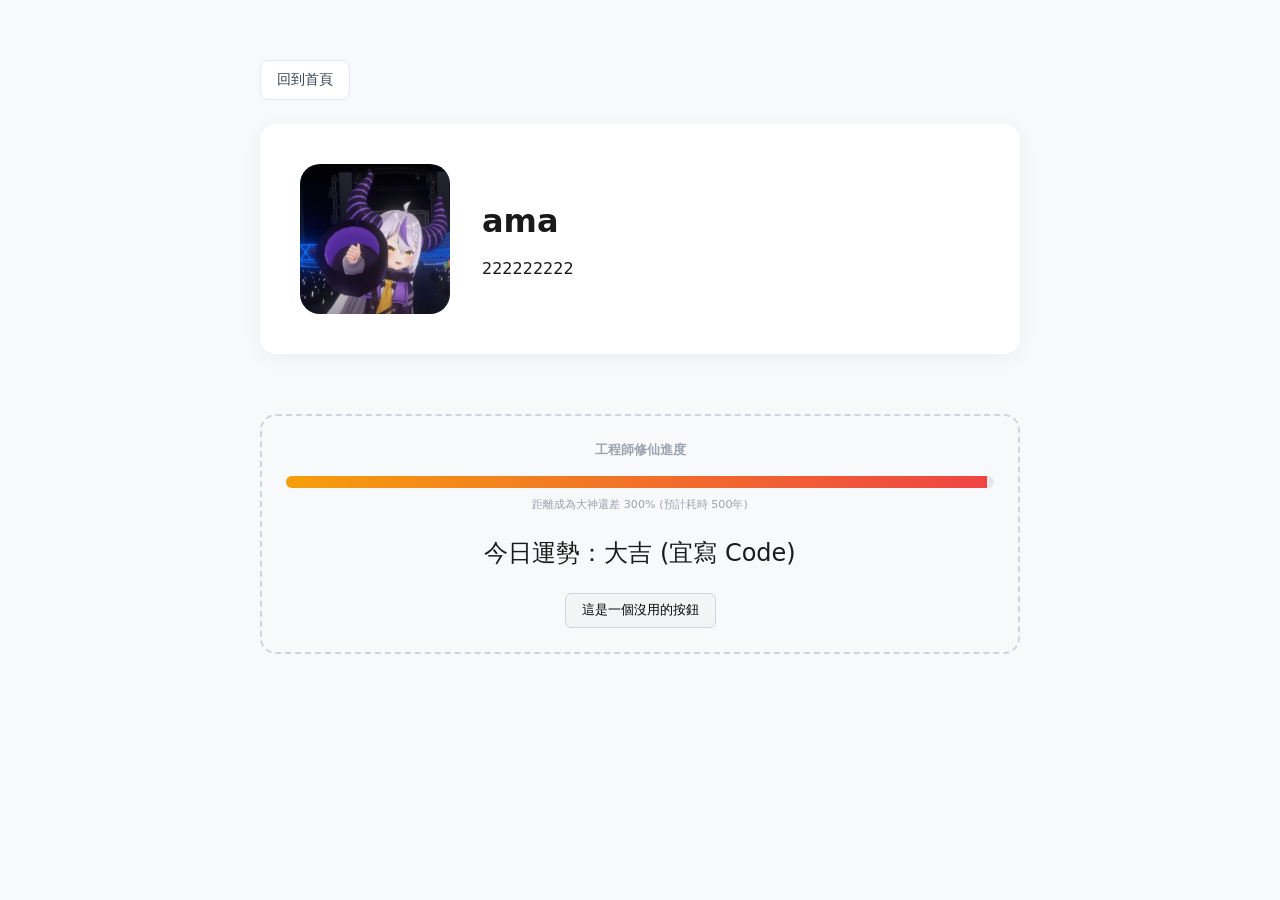
<file: profiles/ama.html>
<!DOCTYPE html>
<html lang="zh-Hant">
<head>
  <meta charset="UTF-8">
  <title>個人頁面模板</title>
  <link rel="icon" type="image/svg+xml" href="../assets/favicon.svg">
  <link rel="stylesheet" href="../css/styles.css">
</head>
<body class="profile-page">

  <a href="../index.html" class="back-btn">回到首頁</a>

  <!-- 個人頁面的大標題與內容 -->
  <header class="profile-header">
    <img class="avatar" src="../assets/photos/good.jpg" alt="頭像">
    <div class="profile-info">
      <h1>ama</h1>
      <p>222222222</p>
    </div>
  </header>

  <!-- 有趣但沒意義的小東西 -->
  <section class="useless-box">
    <h4>工程師修仙進度</h4>
    <div class="progress-container">
      <div class="progress-bar"></div>
    </div>
    <p style="font-size: 0.7rem; color: #9CA3AF;">距離成為大神還差 300% (預計耗時 500年)</p>

    <div class="luck-card" title="點擊重新整理獲取新運勢">
      今日運勢：<span>大吉 (宜寫 Code)</span>
    </div>

    <button class="boring-btn" onclick="alert('都說沒用了你還點！')">這是一個沒用的按鈕</button>
  </section>

</body>
</html>
</file>
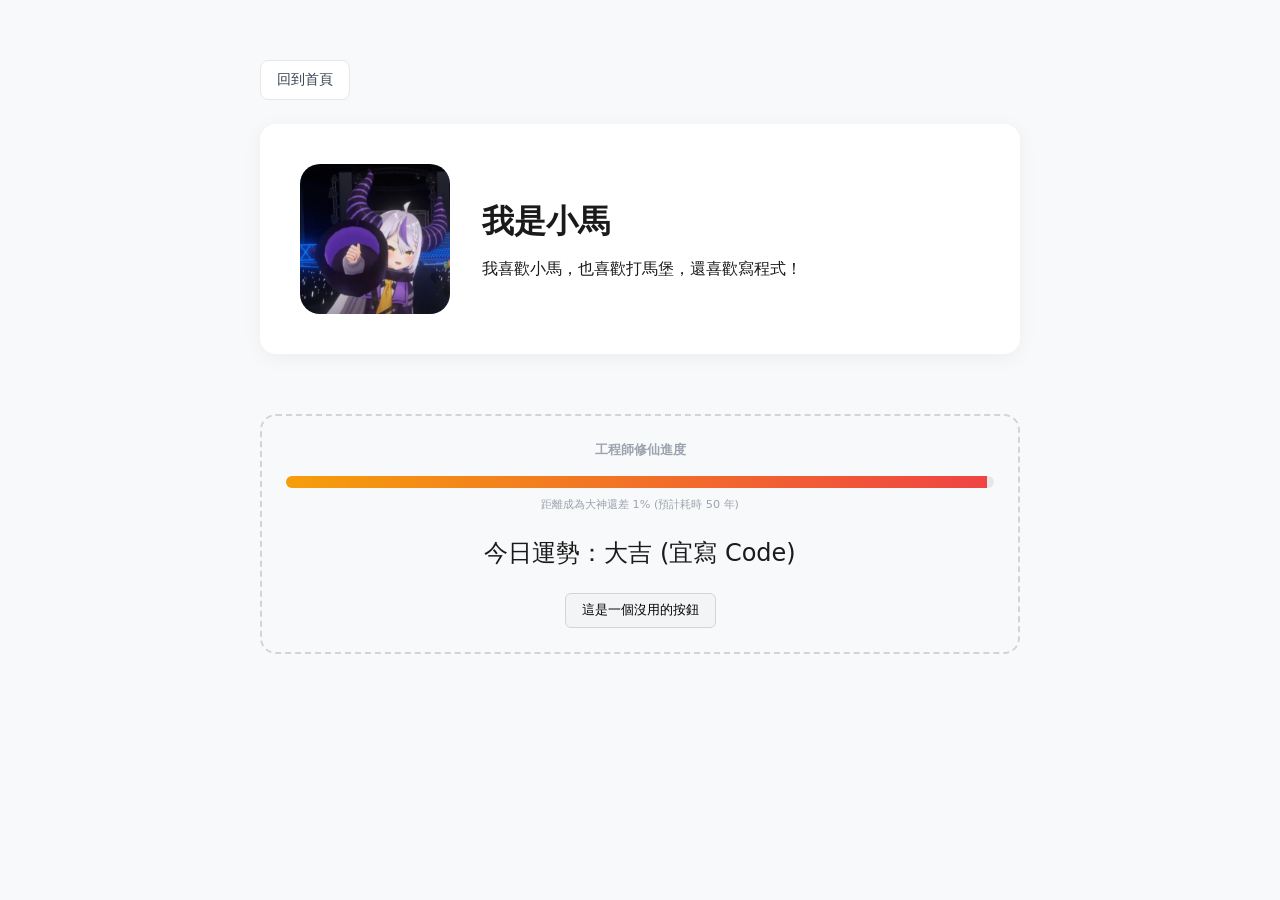
<file: profiles/arthur.html>
<!DOCTYPE html>
<html lang="zh-Hant">
<head>
  <meta charset="UTF-8">
  <title>個人頁面模板</title>
  <link rel="stylesheet" href="../css/styles.css">
</head>
<body class="profile-page">

  <a href="../index.html" class="back-btn">回到首頁</a>

  <!-- 個人頁面的大標題與內容 -->
  <header class="profile-header">
    <img class="avatar" src="../assets/photos/good.jpg" alt="頭像">
    <div class="profile-info">
      <h1>我是小馬</h1>
      <p>我喜歡小馬，也喜歡打馬堡，還喜歡寫程式！</p>
    </div>
  </header>

  <!-- 有趣但沒意義的小東西 -->
  <section class="useless-box">
    <h4>工程師修仙進度</h4>
    <div class="progress-container">
      <div class="progress-bar"></div>
    </div>
    <p style="font-size: 0.7rem; color: #9CA3AF;">距離成為大神還差 1% (預計耗時 50 年)</p>

    <div class="luck-card" title="點擊重新整理獲取新運勢">
      今日運勢：<span>大吉 (宜寫 Code)</span>
    </div>

    <button class="boring-btn" onclick="alert('都說沒用了你還點！')">這是一個沒用的按鈕</button>
  </section>

</body>
</html>
</file>
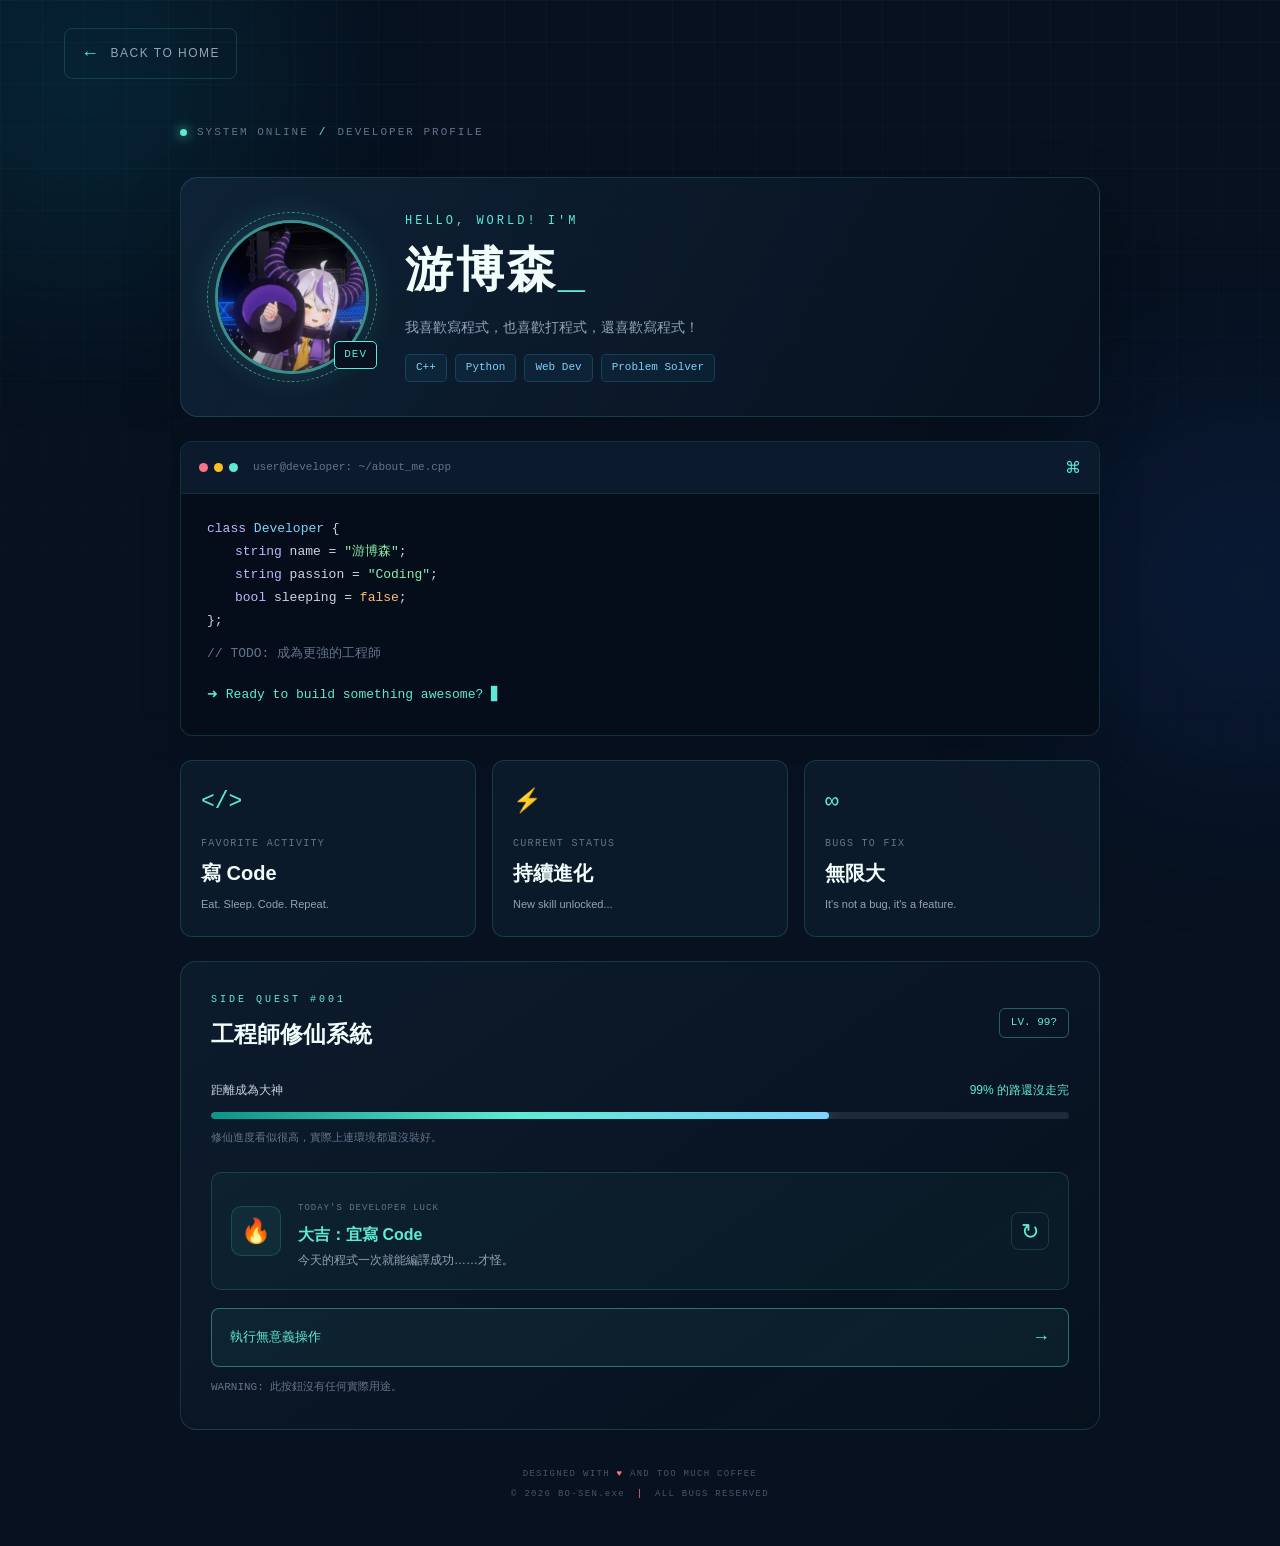
<file: profiles/bosenda.html>
<!DOCTYPE html>
<html lang="zh-Hant">
<head>
  <meta charset="UTF-8">
  <meta name="viewport" content="width=device-width, initial-scale=1.0">
  <meta name="theme-color" content="#07111f">
  <title>游博森 | Developer Profile</title>
  <link rel="icon" type="image/svg+xml" href="../assets/favicon.svg">
</head>
<style>
    
/* ===== Global ===== */
:root {
  --bg: #07111f;
  --panel: rgba(13, 29, 46, 0.82);
  --panel-light: #102438;
  --cyan: #5eead4;
  --blue: #38bdf8;
  --text: #f0fdfa;
  --muted: #94a3b8;
  --border: rgba(94, 234, 212, 0.16);
}

* {
  box-sizing: border-box;
}

body.profile-page {
  margin: 0;
  min-height: 100vh;
  overflow-x: hidden;
  position: relative;
  background: var(--bg);
  color: var(--text);
  font-family:
    "Inter", "Noto Sans TC", "Microsoft JhengHei", sans-serif;
  line-height: 1.6;
}

button,
a {
  -webkit-tap-highlight-color: transparent;
}

button {
  font: inherit;
}

::selection {
  background: var(--cyan);
  color: var(--bg);
}

/* ===== Background ===== */
.bg-grid {
  position: fixed;
  inset: 0;
  pointer-events: none;
  z-index: 0;
  background-image:
    linear-gradient(rgba(94, 234, 212, 0.035) 1px, transparent 1px),
    linear-gradient(90deg, rgba(94, 234, 212, 0.035) 1px, transparent 1px);
  background-size: 42px 42px;
  mask-image: linear-gradient(to bottom, black, transparent 90%);
}

.glow {
  position: fixed;
  width: 360px;
  height: 360px;
  border-radius: 50%;
  filter: blur(110px);
  opacity: 0.13;
  pointer-events: none;
  z-index: 0;
}

.glow-one {
  top: -100px;
  left: -100px;
  background: #06b6d4;
}

.glow-two {
  right: -150px;
  top: 45%;
  background: #2563eb;
}

/* ===== Back Button ===== */
.back-btn {
  position: relative;
  z-index: 2;
  display: inline-flex;
  align-items: center;
  gap: 10px;
  margin: 28px 0 0 5%;
  padding: 10px 16px;
  border: 1px solid var(--border);
  border-radius: 8px;
  color: var(--muted);
  text-decoration: none;
  font-size: 12px;
  letter-spacing: 1.5px;
  transition: 0.25s ease;
}

.back-btn span {
  color: var(--cyan);
  font-size: 18px;
}

.back-btn:hover {
  color: var(--cyan);
  border-color: var(--cyan);
  background: rgba(94, 234, 212, 0.06);
  transform: translateX(-3px);
}

/* ===== Main Layout ===== */
.profile-wrapper {
  position: relative;
  z-index: 1;
  width: min(920px, 90%);
  margin: 45px auto 0;
  animation: fade-in 0.8s ease both;
}

.top-label {
  display: flex;
  align-items: center;
  gap: 10px;
  margin-bottom: 36px;
  color: #64748b;
  font-family: monospace;
  font-size: 11px;
  letter-spacing: 2px;
}

.status-dot {
  width: 7px;
  height: 7px;
  border-radius: 50%;
  background: var(--cyan);
  box-shadow: 0 0 12px var(--cyan);
  animation: pulse 2s infinite;
}

.label-divider {
  color: var(--cyan);
}

/* ===== Profile Header ===== */
.profile-header {
  display: flex;
  align-items: center;
  gap: 36px;
  padding: 34px;
  border: 1px solid var(--border);
  border-radius: 18px;
  background: linear-gradient(
    120deg,
    rgba(16, 36, 56, 0.9),
    rgba(7, 17, 31, 0.8)
  );
  box-shadow: 0 20px 60px rgba(0, 0, 0, 0.18);
}

.avatar-wrapper {
  position: relative;
  flex-shrink: 0;
  width: 154px;
  height: 154px;
  display: grid;
  place-items: center;
}

.avatar-ring {
  position: absolute;
  inset: -8px;
  border: 1px dashed rgba(94, 234, 212, 0.55);
  border-radius: 50%;
  animation: ring-rotate 18s linear infinite;
}

.avatar {
  width: 100%;
  height: 100%;
  object-fit: cover;
  border: 3px solid rgba(94, 234, 212, 0.55);
  border-radius: 50%;
  background: var(--panel-light);
  box-shadow: 0 0 35px rgba(94, 234, 212, 0.16);
}

.avatar-badge {
  position: absolute;
  right: -8px;
  bottom: 5px;
  padding: 4px 9px;
  border: 1px solid var(--cyan);
  border-radius: 5px;
  background: var(--bg);
  color: var(--cyan);
  font-family: monospace;
  font-size: 11px;
  letter-spacing: 1px;
}

.profile-info {
  min-width: 0;
}

.eyebrow {
  margin: 0 0 8px;
  color: var(--cyan);
  font-family: monospace;
  font-size: 12px;
  letter-spacing: 3px;
}

.profile-info h1 {
  margin: 0;
  font-size: clamp(32px, 5vw, 48px);
  line-height: 1.25;
  letter-spacing: 3px;
}

.cursor {
  color: var(--cyan);
  animation: blink 1s step-end infinite;
}

.profile-description {
  margin: 16px 0;
  color: var(--muted);
  font-size: 14px;
}

.tag-list {
  display: flex;
  flex-wrap: wrap;
  gap: 8px;
}

.tag {
  padding: 4px 10px;
  border: 1px solid rgba(56, 189, 248, 0.2);
  border-radius: 5px;
  background: rgba(56, 189, 248, 0.06);
  color: #7dd3fc;
  font-family: monospace;
  font-size: 11px;
  transition: 0.2s ease;
}

.tag:hover {
  border-color: var(--cyan);
  color: var(--cyan);
  transform: translateY(-2px);
}

/* ===== Terminal ===== */
.terminal-card {
  margin-top: 24px;
  overflow: hidden;
  border: 1px solid var(--border);
  border-radius: 12px;
  background: rgba(5, 14, 25, 0.9);
  box-shadow: 0 15px 45px rgba(0, 0, 0, 0.12);
}

.terminal-header {
  display: flex;
  align-items: center;
  gap: 15px;
  padding: 13px 18px;
  border-bottom: 1px solid rgba(148, 163, 184, 0.1);
  background: rgba(16, 36, 56, 0.65);
}

.terminal-dots {
  display: flex;
  gap: 6px;
}

.terminal-dots span {
  width: 9px;
  height: 9px;
  border-radius: 50%;
}

.terminal-dots span:nth-child(1) {
  background: #fb7185;
}

.terminal-dots span:nth-child(2) {
  background: #fbbf24;
}

.terminal-dots span:nth-child(3) {
  background: #5eead4;
}

.terminal-title {
  flex: 1;
  color: #64748b;
  font-family: monospace;
  font-size: 11px;
}

.terminal-icon {
  color: var(--cyan);
}

.terminal-body {
  padding: 22px 26px 26px;
  color: #cbd5e1;
  font-family: "Consolas", "Courier New", monospace;
  font-size: 13px;
  line-height: 1.45;
}

.terminal-body p {
  margin: 4px 0;
}

.indent {
  padding-left: 28px;
}

.code-purple {
  color: #c4b5fd;
}

.code-blue {
  color: #7dd3fc;
}

.code-green {
  color: #86efac;
}

.code-orange {
  color: #fdba74;
}

.terminal-comment {
  margin-top: 15px !important;
  color: #64748b;
}

.terminal-prompt {
  margin-top: 22px !important;
  color: var(--cyan);
}

/* ===== Stats ===== */
.stats-grid {
  display: grid;
  grid-template-columns: repeat(3, minmax(0, 1fr));
  gap: 16px;
  margin-top: 24px;
}

.stat-card {
  padding: 23px 20px;
  border: 1px solid var(--border);
  border-radius: 12px;
  background: var(--panel);
  transition: border-color 0.25s, transform 0.25s;
}

.stat-card:hover {
  transform: translateY(-5px);
  border-color: rgba(94, 234, 212, 0.5);
}

.stat-icon {
  color: var(--cyan);
  font-family: monospace;
  font-size: 23px;
}

.stat-label {
  margin: 15px 0 4px;
  color: #64748b;
  font-family: monospace;
  font-size: 10px;
  letter-spacing: 1.3px;
}

.stat-card h2 {
  margin: 5px 0;
  font-size: 20px;
}

.stat-note {
  margin: 7px 0 0;
  color: var(--muted);
  font-size: 11px;
}

/* ===== Useless Box ===== */
.useless-box {
  margin-top: 24px;
  padding: 30px;
  border: 1px solid var(--border);
  border-radius: 16px;
  background: linear-gradient(
    145deg,
    rgba(13, 29, 46, 0.95),
    rgba(7, 17, 31, 0.94)
  );
}

.section-heading {
  display: flex;
  align-items: center;
  justify-content: space-between;
  gap: 12px;
}

.section-heading .eyebrow {
  font-size: 10px;
}

.section-heading h2 {
  margin: 0;
  font-size: 23px;
}

.level-badge {
  padding: 5px 11px;
  border: 1px solid rgba(94, 234, 212, 0.35);
  border-radius: 6px;
  color: var(--cyan);
  font-family: monospace;
  font-size: 11px;
}

.progress-info {
  display: flex;
  justify-content: space-between;
  gap: 12px;
  margin-top: 28px;
  color: #cbd5e1;
  font-size: 12px;
}

.progress-number {
  color: var(--cyan);
}

.progress-container {
  height: 7px;
  margin-top: 12px;
  overflow: hidden;
  border-radius: 20px;
  background: #1e293b;
}

.progress-bar {
  width: 0;
  height: 100%;
  border-radius: inherit;
  background: linear-gradient(90deg, #0d9488, #5eead4, #7dd3fc);
  box-shadow: 0 0 15px rgba(94, 234, 212, 0.35);
  animation: load-progress 1.8s 0.3s ease-out forwards;
}

.small-note {
  margin: 10px 0 25px;
  color: #64748b;
  font-size: 11px;
}

/* ===== Fortune Card ===== */
.luck-card {
  display: flex;
  align-items: center;
  gap: 17px;
  padding: 19px;
  border: 1px solid rgba(94, 234, 212, 0.17);
  border-radius: 10px;
  background: rgba(94, 234, 212, 0.035);
}

.luck-icon {
  display: grid;
  width: 50px;
  height: 50px;
  flex-shrink: 0;
  place-items: center;
  border: 1px solid var(--border);
  border-radius: 10px;
  background: rgba(94, 234, 212, 0.06);
  font-size: 24px;
}

.luck-content {
  flex: 1;
  min-width: 0;
}

.luck-label {
  color: #64748b;
  font-family: monospace;
  font-size: 9px;
  letter-spacing: 1px;
}

.luck-content h3 {
  margin: 4px 0;
  color: var(--cyan);
  font-size: 16px;
}

.luck-content p {
  margin: 0;
  color: var(--muted);
  font-size: 12px;
}

.refresh-btn {
  display: grid;
  width: 38px;
  height: 38px;
  flex-shrink: 0;
  place-items: center;
  border: 1px solid var(--border);
  border-radius: 8px;
  background: transparent;
  color: var(--cyan);
  cursor: pointer;
  font-size: 22px;
  transition: background 0.2s;
}

.refresh-btn:hover {
  background: rgba(94, 234, 212, 0.1);
}

.spinning {
  animation: spin 0.45s ease;
}

/* ===== Button ===== */
.boring-btn {
  display: flex;
  width: 100%;
  align-items: center;
  justify-content: space-between;
  margin-top: 18px;
  padding: 14px 18px;
  border: 1px solid rgba(94, 234, 212, 0.4);
  border-radius: 8px;
  background: rgba(94, 234, 212, 0.06);
  color: var(--cyan);
  cursor: pointer;
  font-size: 13px;
  transition: 0.25s ease;
}

.boring-btn:hover {
  border-color: var(--cyan);
  background: rgba(94, 234, 212, 0.12);
  box-shadow: 0 0 24px rgba(94, 234, 212, 0.08);
}

.button-arrow {
  font-size: 18px;
  transition: transform 0.2s;
}

.boring-btn:hover .button-arrow {
  transform: translateX(5px);
}

.button-clicked {
  animation: button-shake 0.25s ease;
}

.button-result {
  min-height: 20px;
  margin: 12px 0 0;
  color: #64748b;
  font-family: monospace;
  font-size: 11px;
}

/* ===== Footer ===== */
.profile-footer {
  padding: 32px 0 40px;
  text-align: center;
  color: #475569;
  font-family: monospace;
  font-size: 9px;
  letter-spacing: 1.3px;
}

.profile-footer p {
  margin: 5px 0;
}

.profile-footer span:first-child {
  color: #fb7185;
}

.footer-divider {
  padding: 0 5px;
  color: #334155;
}

/* ===== Animations ===== */
@keyframes fade-in {
  from {
    opacity: 0;
    transform: translateY(14px);
  }
  to {
    opacity: 1;
    transform: translateY(0);
  }
}

@keyframes pulse {
  50% {
    opacity: 0.4;
    box-shadow: 0 0 4px var(--cyan);
  }
}

@keyframes blink {
  50% {
    opacity: 0;
  }
}

@keyframes ring-rotate {
  to {
    transform: rotate(360deg);
  }
}

@keyframes load-progress {
  to {
    width: 72%;
  }
}

@keyframes spin {
  to {
    transform: rotate(360deg);
  }
}

@keyframes button-shake {
  25% {
    transform: translateX(-3px);
  }
  75% {
    transform: translateX(3px);
  }
}

/* ===== Mobile ===== */
@media (max-width: 640px) {
  .back-btn {
    margin-top: 18px;
    margin-left: 5%;
  }

  .profile-wrapper {
    margin-top: 30px;
  }

  .top-label {
    flex-wrap: wrap;
    gap: 7px;
    margin-bottom: 24px;
    font-size: 9px;
  }

  .profile-header {
    flex-direction: column;
    align-items: flex-start;
    gap: 28px;
    padding: 26px 22px;
  }

  .avatar-wrapper {
    width: 112px;
    height: 112px;
  }

  .profile-info h1 {
    font-size: 34px;
  }

  .profile-description {
    line-height: 1.8;
  }

  .stats-grid {
    grid-template-columns: 1fr;
    gap: 12px;
  }

  .stat-card {
    display: grid;
    grid-template-columns: 40px 1fr;
    column-gap: 10px;
    padding: 16px;
  }

  .stat-icon {
    grid-row: span 3;
    align-self: center;
  }

  .stat-label {
    margin: 0;
  }

  .stat-card h2 {
    font-size: 17px;
  }

  .stat-note {
    margin-top: 2px;
  }

  .useless-box {
    padding: 22px 18px;
  }

  .section-heading h2 {
    font-size: 20px;
  }

  .progress-info {
    flex-wrap: wrap;
  }

  .luck-card {
    gap: 11px;
    padding: 14px 11px;
  }

  .luck-icon {
    width: 40px;
    height: 40px;
    font-size: 20px;
  }

  .luck-content h3 {
    font-size: 14px;
  }

  .luck-content p {
    line-height: 1.6;
  }

  .terminal-body {
    padding: 20px 15px;
    font-size: 11px;
    overflow-x: auto;
  }

  .terminal-prompt {
    overflow-wrap: anywhere;
  }
}

/* Respect reduced motion preferences */
@media (prefers-reduced-motion: reduce) {
  *,
  *::before,
  *::after {
    animation-duration: 0.01ms !important;
    animation-iteration-count: 1 !important;
    scroll-behavior: auto !important;
    transition-duration: 0.01ms !important;
  }
}

</style>

<body class="profile-page">

  <div class="bg-grid"></div>
  <div class="glow glow-one"></div>
  <div class="glow glow-two"></div>

  <a href="../index.html" class="back-btn">
    <span>←</span> BACK TO HOME
  </a>

  <main class="profile-wrapper">

    <div class="top-label">
      <span class="status-dot"></span>
      SYSTEM ONLINE
      <span class="label-divider">/</span>
      DEVELOPER PROFILE
    </div>

    <header class="profile-header">

      <div class="avatar-wrapper">
        <div class="avatar-ring"></div>
        <img class="avatar" src="../assets/photos/good.jpg" alt="游博森的頭像">
        <span class="avatar-badge">DEV</span>
      </div>

      <div class="profile-info">
        <p class="eyebrow">HELLO, WORLD! I'M</p>
        <h1>游博森<span class="cursor">_</span></h1>
        <p class="profile-description">
          我喜歡寫程式，也喜歡打程式，還喜歡寫程式！
        </p>

        <div class="tag-list">
          <span class="tag">C++</span>
          <span class="tag">Python</span>
          <span class="tag">Web Dev</span>
          <span class="tag">Problem Solver</span>
        </div>
      </div>

    </header>

    <section class="terminal-card">
      <div class="terminal-header">
        <div class="terminal-dots">
          <span></span><span></span><span></span>
        </div>
        <span class="terminal-title">user@developer: ~/about_me.cpp</span>
        <span class="terminal-icon">⌘</span>
      </div>

      <div class="terminal-body">
        <p><span class="code-purple">class</span>
          <span class="code-blue">Developer</span> {</p>
        <p class="indent">
          <span class="code-purple">string</span> name =
          <span class="code-green">"游博森"</span>;
        </p>
        <p class="indent">
          <span class="code-purple">string</span> passion =
          <span class="code-green">"Coding"</span>;
        </p>
        <p class="indent">
          <span class="code-purple">bool</span> sleeping =
          <span class="code-orange">false</span>;
        </p>
        <p>};</p>
        <p class="terminal-comment">
          // TODO: 成為更強的工程師
        </p>
        <p class="terminal-prompt">
          <span>➜</span> Ready to build something awesome?
          <span class="cursor">▋</span>
        </p>
      </div>
    </section>

    <section class="stats-grid">
      <article class="stat-card">
        <span class="stat-icon">&lt;/&gt;</span>
        <p class="stat-label">FAVORITE ACTIVITY</p>
        <h2>寫 Code</h2>
        <p class="stat-note">Eat. Sleep. Code. Repeat.</p>
      </article>

      <article class="stat-card">
        <span class="stat-icon">⚡</span>
        <p class="stat-label">CURRENT STATUS</p>
        <h2>持續進化</h2>
        <p class="stat-note">New skill unlocked...</p>
      </article>

      <article class="stat-card">
        <span class="stat-icon">∞</span>
        <p class="stat-label">BUGS TO FIX</p>
        <h2>無限大</h2>
        <p class="stat-note">It's not a bug, it's a feature.</p>
      </article>
    </section>

    <section class="useless-box">
      <div class="section-heading">
        <div>
          <p class="eyebrow">SIDE QUEST #001</p>
          <h2>工程師修仙系統</h2>
        </div>
        <span class="level-badge">LV. 99?</span>
      </div>

      <div class="progress-info">
        <span>距離成為大神</span>
        <span class="progress-number">99% 的路還沒走完</span>
      </div>

      <div class="progress-container">
        <div class="progress-bar"></div>
      </div>

      <p class="small-note">
        修仙進度看似很高，實際上連環境都還沒裝好。
      </p>

      <div class="luck-card">
        <div class="luck-icon" id="luck-icon">🔮</div>
        <div class="luck-content">
          <span class="luck-label">TODAY'S DEVELOPER LUCK</span>
          <h3 id="luck-title">今日運勢：載入中...</h3>
          <p id="luck-description">正在連接宇宙級演算法...</p>
        </div>
        <button class="refresh-btn" id="luck-refresh"
          type="button" aria-label="重新抽取運勢">↻</button>
      </div>

      <button class="boring-btn" id="useless-button" type="button">
        <span>執行無意義操作</span>
        <span class="button-arrow">→</span>
      </button>

      <p class="button-result" id="button-result" aria-live="polite">
        WARNING: 此按鈕沒有任何實際用途。
      </p>
    </section>

    <footer class="profile-footer">
      <p>DESIGNED WITH <span>♥</span> AND TOO MUCH COFFEE</p>
      <p>© 2026 BO-SEN.exe <span class="footer-divider">|</span> ALL BUGS RESERVED</p>
    </footer>

  </main>

  <script>
    const fortunes = [
      {
        icon: "🔥",
        title: "大吉：宜寫 Code",
        description: "今天的程式一次就能編譯成功……才怪。",
      },
      {
        icon: "🐛",
        title: "中吉：Bug 退散",
        description: "你找到了一個 Bug，但又創造了三個。",
      },
      {
        icon: "☕",
        title: "小吉：咖啡加倍",
        description: "今天適合重構程式，以及重構自己。",
      },
      {
        icon: "💀",
        title: "凶：不要碰 Production",
        description: "建議今天只看 Code，不要執行 Code。",
      },
      {
        icon: "⚡",
        title: "超吉：靈感爆發",
        description: "你的下一個 Side Project 又要開始了。",
      },
      {
        icon: "🧙",
        title: "仙人指路：先看錯誤訊息",
        description: "答案可能就在你忽略的第一行。",
      },
    ];

    const luckIcon = document.getElementById("luck-icon");
    const luckTitle = document.getElementById("luck-title");
    const luckDescription = document.getElementById("luck-description");
    const luckRefresh = document.getElementById("luck-refresh");

    function updateLuck() {
      const previousTitle = luckTitle.textContent;
      let fortune;

      do {
        fortune = fortunes[Math.floor(Math.random() * fortunes.length)];
      } while (fortune.title === previousTitle);

      luckIcon.textContent = fortune.icon;
      luckTitle.textContent = fortune.title;
      luckDescription.textContent = fortune.description;

      luckRefresh.classList.remove("spinning");
      void luckRefresh.offsetWidth;
      luckRefresh.classList.add("spinning");
    }

    luckRefresh.addEventListener("click", updateLuck);
    updateLuck();

    const uselessButton = document.getElementById("useless-button");
    const buttonResult = document.getElementById("button-result");

    const uselessMessages = [
      "Error 404: 意義不存在。",
      "成功消耗 0.0001 秒的人生。",
      "恭喜！你的 Bug 數量 +1。",
      "正在執行……執行了個寂寞。",
      "系統提示：你真的很閒。",
      "Achievement Unlocked: 無聊大師。",
    ];

    uselessButton.addEventListener("click", () => {
      buttonResult.textContent =
        uselessMessages[Math.floor(Math.random() * uselessMessages.length)];

      uselessButton.classList.remove("button-clicked");
      void uselessButton.offsetWidth;
      uselessButton.classList.add("button-clicked");
    });
  </script>

</body>
</html>
</file>
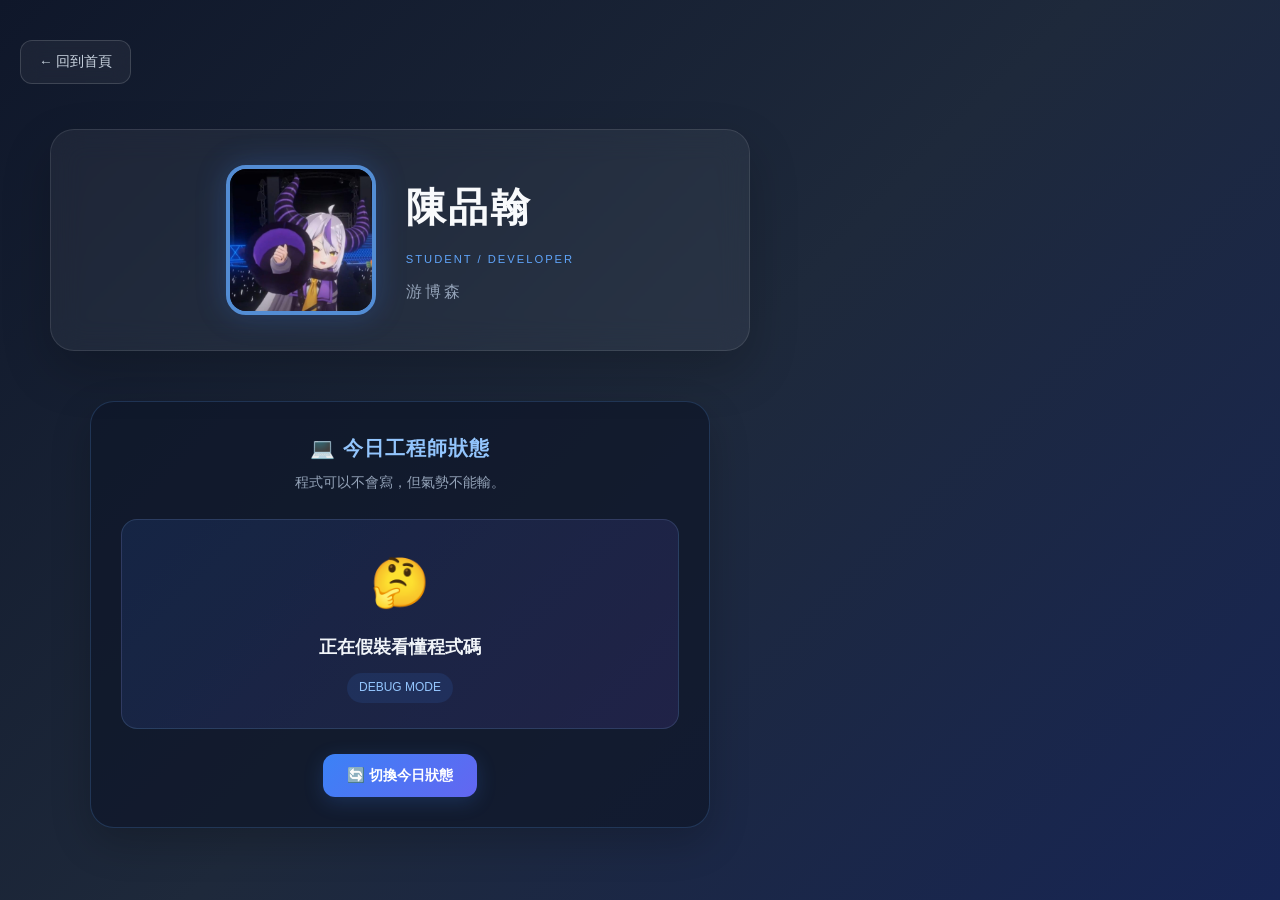
<file: profiles/danny.html>
<!DOCTYPE html>
<html lang="zh-Hant">
<head>
  <meta charset="UTF-8">
  <meta name="viewport" content="width=device-width, initial-scale=1.0">
  <title>陳品翰 | 個人頁面</title>
  <link rel="icon" type="image/svg+xml" href="../assets/favicon.svg">
  <link rel="stylesheet" href="../css/styles.css">

  <style>
    /* ===== 個人頁面整體 ===== */
    .profile-page {
      min-height: 100vh;
      margin: 0;
      padding: 40px 20px;
      box-sizing: border-box;
      background: linear-gradient(135deg, #0f172a, #1e293b, #172554);
      color: #f8fafc;
      font-family: "Noto Sans TC", sans-serif;
    }

    /* ===== 返回首頁按鈕 ===== */
    .back-btn {
      display: inline-block;
      padding: 10px 18px;
      margin-bottom: 45px;
      color: #cbd5e1;
      text-decoration: none;
      border: 1px solid rgba(255, 255, 255, 0.15);
      border-radius: 12px;
      background: rgba(255, 255, 255, 0.05);
      backdrop-filter: blur(10px);
      transition: 0.3s;
    }

    .back-btn:hover {
      color: white;
      background: #3b82f6;
      border-color: #3b82f6;
      transform: translateY(-2px);
    }

    /* ===== 個人資料區 ===== */
    .profile-header {
      display: flex;
      align-items: center;
      justify-content: center;
      gap: 30px;
      max-width: 700px;
      margin: 0 auto 50px;
      padding: 35px;
      border: 1px solid rgba(255, 255, 255, 0.1);
      border-radius: 24px;
      background: rgba(255, 255, 255, 0.05);
      box-shadow: 0 20px 50px rgba(0, 0, 0, 0.2);
      backdrop-filter: blur(15px);
    }

    .avatar {
      width: 150px;
      height: 150px;
      flex-shrink: 0;
      object-fit: cover;
      border-radius: 50%;
      border: 4px solid rgba(96, 165, 250, 0.8);
      box-shadow: 0 0 30px rgba(59, 130, 246, 0.25);
      transition: transform 0.4s;
    }

    .avatar:hover {
      transform: scale(1.06) rotate(3deg);
    }

    .profile-info h1 {
      margin: 0 0 12px;
      font-size: 2.5rem;
      font-weight: 800;
      letter-spacing: 2px;
    }

    .profile-info p {
      margin: 0;
      color: #94a3b8;
      font-size: 1rem;
      letter-spacing: 3px;
    }

    .profile-info p::before {
      content: "STUDENT / DEVELOPER";
      display: block;
      margin-bottom: 10px;
      color: #60a5fa;
      font-size: 0.7rem;
      letter-spacing: 2px;
    }

    /* ===== 新的小功能：今日工程師狀態 ===== */
    .useless-box {
      max-width: 620px;
      margin: 0 auto;
      padding: 30px;
      text-align: center;
      border: 1px solid rgba(96, 165, 250, 0.2);
      border-radius: 24px;
      background: rgba(15, 23, 42, 0.75);
      box-shadow: 0 15px 40px rgba(0, 0, 0, 0.2);
      transition: border-color 0.3s, transform 0.3s;
    }

    .useless-box:hover {
      border-color: rgba(96, 165, 250, 0.6);
      transform: translateY(-4px);
    }

    .useless-box h4 {
      margin: 0 0 8px;
      color: #93c5fd;
      font-size: 1.25rem;
      letter-spacing: 1px;
    }

    .status-subtitle {
      margin-bottom: 25px;
      color: #94a3b8;
      font-size: 0.85rem;
    }

    /* 狀態顯示卡片 */
    .status-card {
      padding: 25px 15px;
      margin-bottom: 25px;
      border-radius: 16px;
      background: linear-gradient(
        135deg,
        rgba(59, 130, 246, 0.12),
        rgba(139, 92, 246, 0.12)
      );
      border: 1px solid rgba(147, 197, 253, 0.15);
    }

    .status-emoji {
      display: block;
      margin-bottom: 12px;
      font-size: 3rem;
      animation: float 2.5s ease-in-out infinite;
    }

    .status-text {
      color: #f1f5f9;
      font-size: 1.1rem;
      font-weight: 600;
    }

    .status-label {
      display: inline-block;
      margin-top: 12px;
      padding: 5px 12px;
      color: #93c5fd;
      background: rgba(59, 130, 246, 0.12);
      border-radius: 20px;
      font-size: 0.75rem;
    }

    /* 切換狀態按鈕 */
    .boring-btn {
      padding: 12px 24px;
      color: white;
      font-size: 0.9rem;
      font-weight: 600;
      border: none;
      border-radius: 12px;
      background: linear-gradient(135deg, #3b82f6, #6366f1);
      cursor: pointer;
      box-shadow: 0 5px 20px rgba(59, 130, 246, 0.2);
      transition: 0.3s;
    }

    .boring-btn:hover {
      transform: translateY(-3px);
      box-shadow: 0 8px 25px rgba(59, 130, 246, 0.4);
    }

    .boring-btn:active {
      transform: scale(0.97);
    }

    /* 狀態切換動畫 */
    @keyframes float {
      0%, 100% {
        transform: translateY(0);
      }

      50% {
        transform: translateY(-6px);
      }
    }

    /* ===== 手機版調整 ===== */
    @media (max-width: 600px) {
      .profile-page {
        padding: 25px 16px;
      }

      .back-btn {
        margin-bottom: 30px;
      }

      .profile-header {
        flex-direction: column;
        gap: 20px;
        padding: 30px 20px;
        text-align: center;
      }

      .avatar {
        width: 125px;
        height: 125px;
      }

      .profile-info h1 {
        font-size: 2rem;
      }

      .profile-info p {
        font-size: 0.9rem;
      }

      .useless-box {
        padding: 25px 18px;
      }

      .status-text {
        font-size: 1rem;
      }
    }
  </style>
</head>

<body class="profile-page">

  <a href="../index.html" class="back-btn">← 回到首頁</a>

  <!-- 個人資料 -->
  <header class="profile-header">
    <img
      class="avatar"
      src="../assets/photos/good.jpg"
      alt="陳品翰的頭像"
    >

    <div class="profile-info">
      <h1>陳品翰</h1>
      <p>游博森</p>
    </div>
  </header>

  <!-- 新功能：今日工程師狀態 -->
  <section class="useless-box">

    <h4>💻 今日工程師狀態</h4>
    <p class="status-subtitle">
      程式可以不會寫，但氣勢不能輸。
    </p>

    <div class="status-card">
      <span class="status-emoji" id="statusEmoji">🤔</span>

      <div class="status-text" id="statusText">
        正在假裝看懂程式碼
      </div>

      <span class="status-label" id="statusLabel">
        DEBUG MODE
      </span>
    </div>

    <button class="boring-btn" onclick="changeStatus()">
      🔄 切換今日狀態
    </button>

  </section>

  <script>
    const engineerStatuses = [
      {
        emoji: "🤔",
        text: "正在假裝看懂程式碼",
        label: "DEBUG MODE"
      },
      {
        emoji: "☕",
        text: "咖啡喝完，程式還沒寫完",
        label: "COFFEE MODE"
      },
      {
        emoji: "🐛",
        text: "修好一個 Bug，新增三個 Bug",
        label: "BUG CREATOR"
      },
      {
        emoji: "🔥",
        text: "程式能跑就先不要動",
        label: "DO NOT TOUCH"
      },
      {
        emoji: "😎",
        text: "今天也是技術力爆棚的一天",
        label: "PRO MODE"
      },
      {
        emoji: "💀",
        text: "為什麼昨天能跑，今天不行？",
        label: "HELP ME"
      },
      {
        emoji: "🛌",
        text: "人還在，靈魂已經下班",
        label: "AFK MODE"
      },
      {
        emoji: "🚀",
        text: "寫程式五分鐘，找 Bug 兩小時",
        label: "MISSION IMPOSSIBLE"
      }
    ];

    let previousIndex = -1;

    function changeStatus() {
      let randomIndex;

      do {
        randomIndex = Math.floor(
          Math.random() * engineerStatuses.length
        );
      } while (
        engineerStatuses.length > 1 &&
        randomIndex === previousIndex
      );

      previousIndex = randomIndex;

      const status = engineerStatuses[randomIndex];

      document.getElementById("statusEmoji").textContent =
        status.emoji;

      document.getElementById("statusText").textContent =
        status.text;

      document.getElementById("statusLabel").textContent =
        status.label;
    }
  </script>

</body>
</html>
</file>
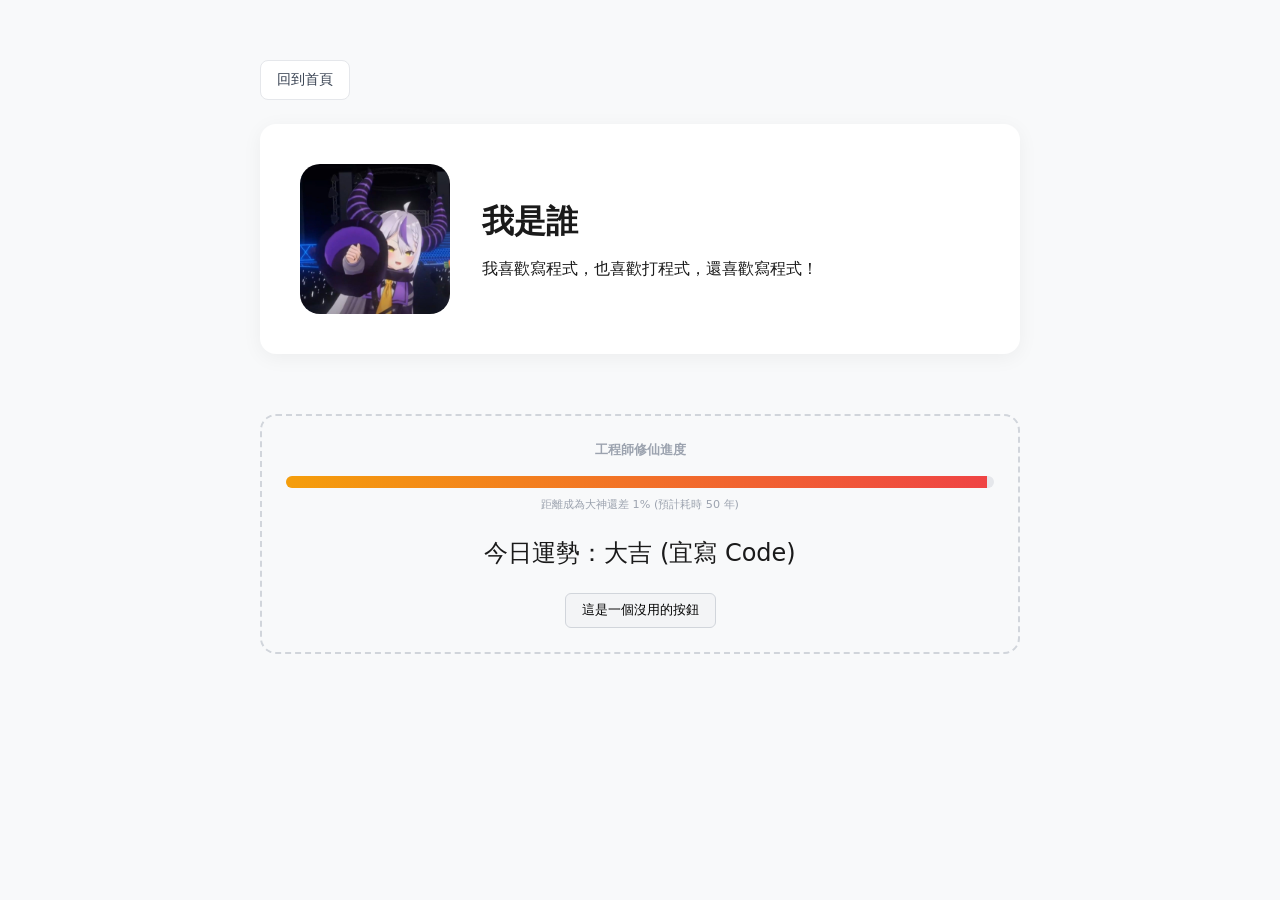
<file: profiles/gndof.html>
<!DOCTYPE html>
<html lang="zh-Hant">
<head>
  <meta charset="UTF-8">
  <title>個人頁面模板</title>
  <link rel="icon" type="image/svg+xml" href="../assets/favicon.svg">
  <link rel="stylesheet" href="../css/styles.css">
</head>
<body class="profile-page">

  <a href="../index.html" class="back-btn">回到首頁</a>

  <!-- 個人頁面的大標題與內容 -->
  <header class="profile-header">
    <img class="avatar" src="../assets/photos/good.jpg" alt="頭像">
    <div class="profile-info">
      <h1>我是誰</h1>
      <p>我喜歡寫程式，也喜歡打程式，還喜歡寫程式！</p>
    </div>
  </header>

  <!-- 有趣但沒意義的小東西 -->
  <section class="useless-box">
    <h4>工程師修仙進度</h4>
    <div class="progress-container">
      <div class="progress-bar"></div>
    </div>
    <p style="font-size: 0.7rem; color: #9CA3AF;">距離成為大神還差 1% (預計耗時 50 年)</p>

    <div class="luck-card" title="點擊重新整理獲取新運勢">
      今日運勢：<span>大吉 (宜寫 Code)</span>
    </div>

    <button class="boring-btn" onclick="alert('都說沒用了你還點！')">這是一個沒用的按鈕</button>
  </section>

</body>
</html>
</file>
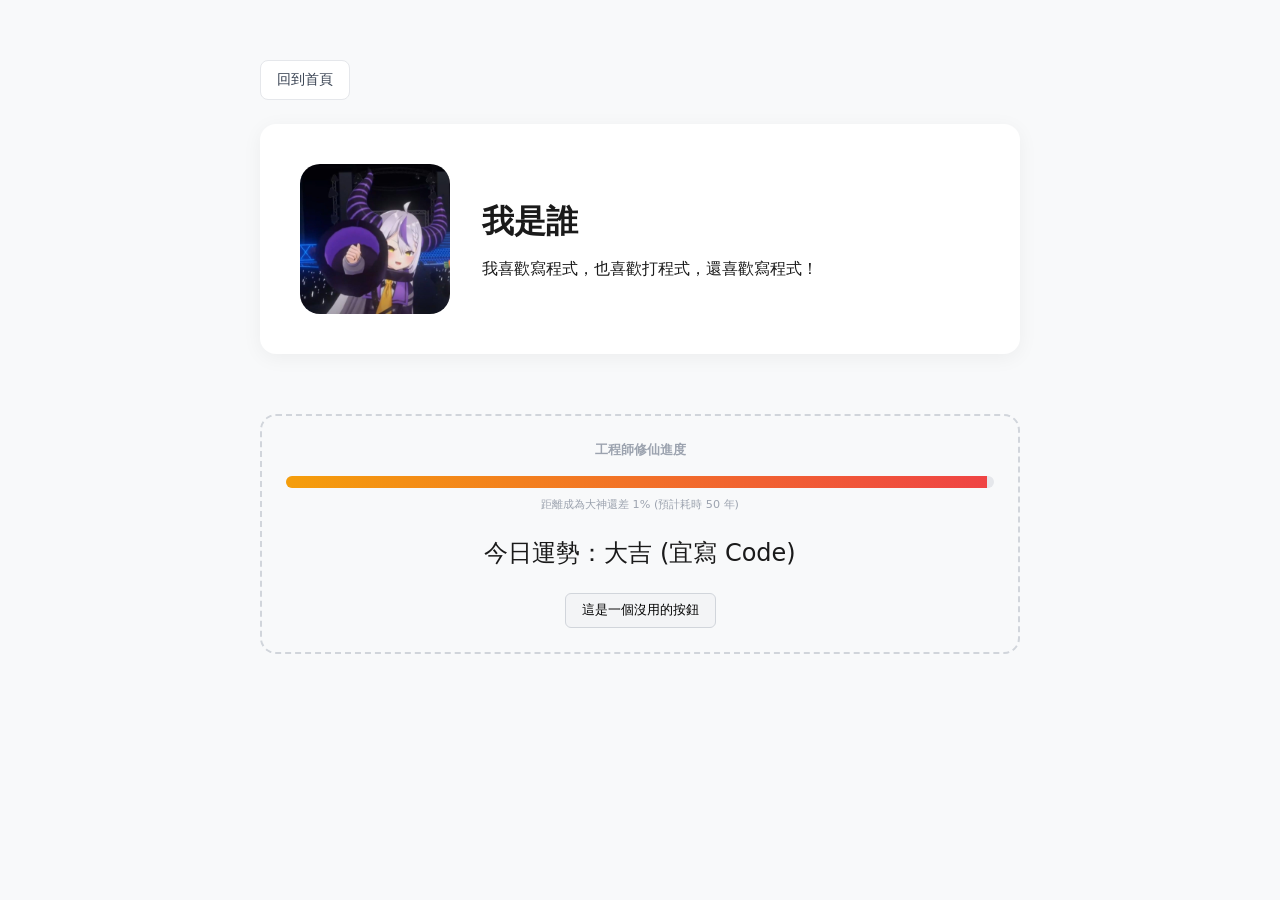
<file: profiles/Josh_page.html>
<!DOCTYPE html>
<html lang="zh-Hant">
<head>
  <meta charset="UTF-8">
  <title>個人頁面：家澤</title>
  <link rel="icon" type="image/svg+xml" href="../assets/favicon.svg">
  <link rel="stylesheet" href="../css/styles.css">
</head>
<body class="profile-page">

  <a href="../index.html" class="back-btn">回到首頁</a>

  <!-- 個人頁面的大標題與內容 -->
  <header class="profile-header">
    <img class="avatar" src="../assets/photos/good.jpg" alt="頭像">
    <div class="profile-info">
      <h1>我是誰</h1>
      <p>我喜歡寫程式，也喜歡打程式，還喜歡寫程式！</p>
    </div>
  </header>

  <!-- 有趣但沒意義的小東西 -->
  <section class="useless-box">
    <h4>工程師修仙進度</h4>
    <div class="progress-container">
      <div class="progress-bar"></div>
    </div>
    <p style="font-size: 0.7rem; color: #9CA3AF;">距離成為大神還差 1% (預計耗時 50 年)</p>

    <div class="luck-card" title="點擊重新整理獲取新運勢">
      今日運勢：<span>大吉 (宜寫 Code)</span>
    </div>

    <button class="boring-btn" onclick="alert('都說沒用了你還點！')">這是一個沒用的按鈕</button>
  </section>

</body>
</html>
</file>
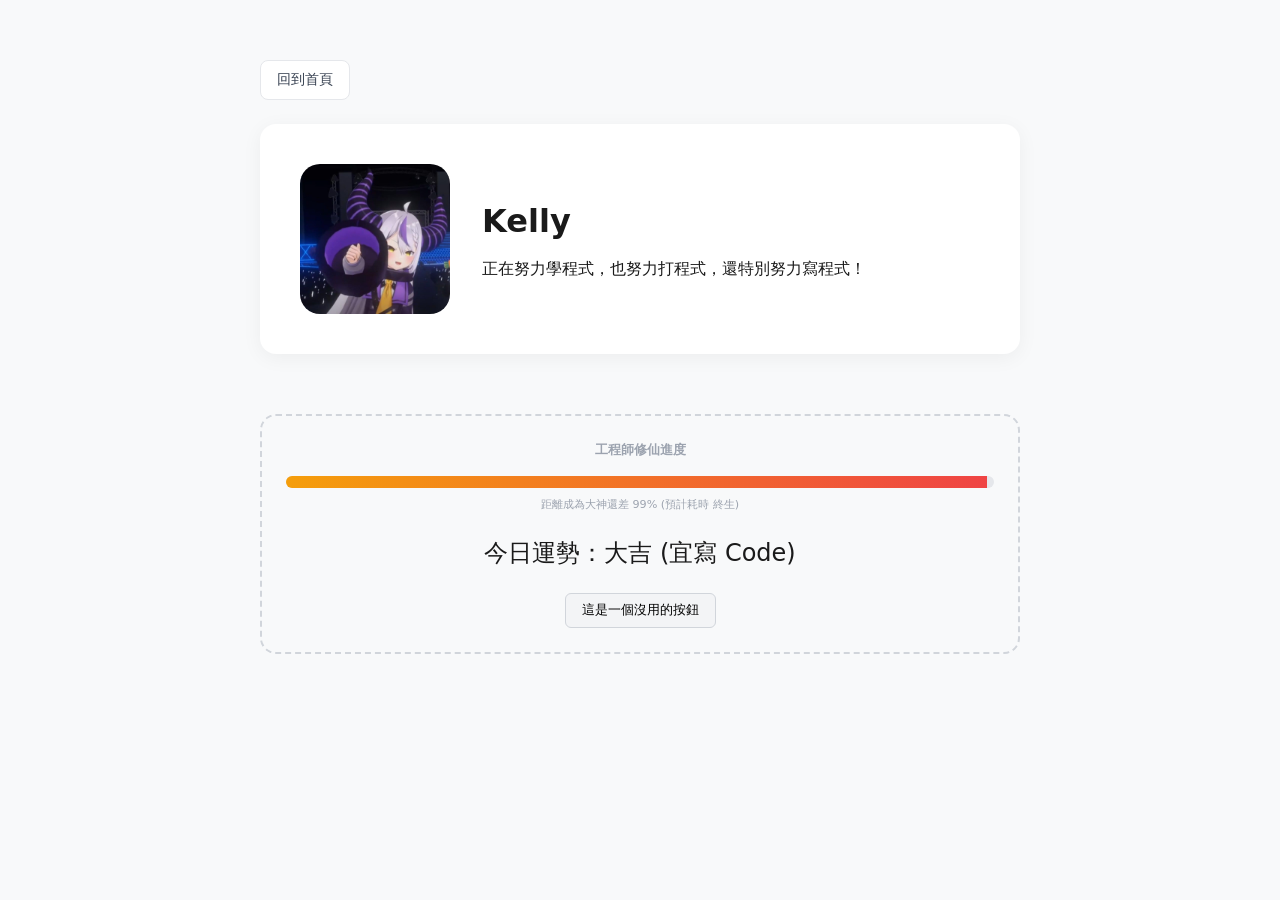
<file: profiles/kelly.html>
<!DOCTYPE html>
<html lang="zh-Hant">
<head>
  <meta charset="UTF-8">
  <title>Kelly</title>
  <link rel="icon" type="image/svg+xml" href="../assets/favicon.svg">
  <link rel="stylesheet" href="../css/styles.css">
</head>
<body class="profile-page">

  <a href="../index.html" class="back-btn">回到首頁</a>

  <!-- 個人頁面的大標題與內容 -->
  <header class="profile-header">
    <img class="avatar" src="../assets/photos/good.jpg" alt="頭像">
    <div class="profile-info">
      <h1>Kelly</h1>
      <p>正在努力學程式，也努力打程式，還特別努力寫程式！</p>
    </div>
  </header>

  <!-- 有趣但沒意義的小東西 -->
  <section class="useless-box">
    <h4>工程師修仙進度</h4>
    <div class="progress-container">
      <div class="progress-bar"></div>
    </div>
    <p style="font-size: 0.7rem; color: #9CA3AF;">距離成為大神還差 99% (預計耗時 終生)</p>

    <div class="luck-card" title="點擊重新整理獲取新運勢">
      今日運勢：<span>大吉 (宜寫 Code)</span>
    </div>

    <button class="boring-btn" onclick="alert('都說沒用了你還點！')">這是一個沒用的按鈕</button>
  </section>

</body>
</html>
</file>
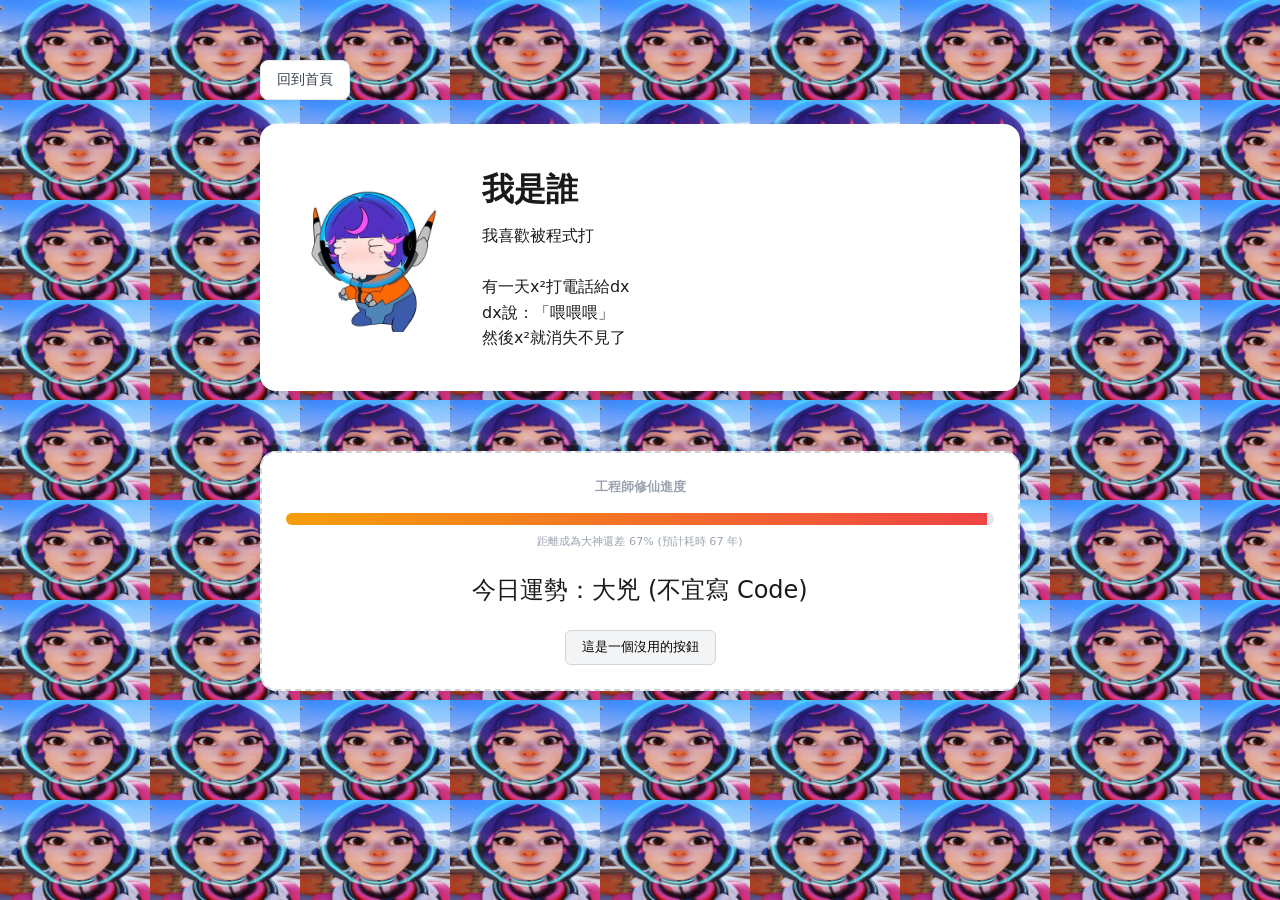
<file: profiles/leo.html>
<!DOCTYPE html>
<html lang="zh-Hant">
<head>
  <meta charset="UTF-8">
  <title>個人頁面模板</title>
  <link rel="icon" type="image/svg+xml" href="../assets/favicon.svg">

  <link rel="stylesheet" href="../css/styles.css">
</head>
<body class="profile-page">
  <style>
    body {
      background-image: url('../assets/photos/juno.jpg');
    }
  </style>
  <a href="../index.html" class="back-btn">回到首頁</a>

  <!-- 個人頁面的大標題與內容 -->
  <header class="profile-header">
    <img class="avatar" src="../assets/photos/leo1.jpg" alt="頭像">
    <div class="profile-info">
      <h1>我是誰</h1>
      <p>我喜歡被程式打<br><br>
        有一天x²打電話給dx<br>
        dx說：「喂喂喂」<br>
        然後x²就消失不見了
      </p>
    </div>
  </header>

  <!-- 有趣但沒意義的小東西 -->
  <section class="useless-box" style="background-color: white;">
    <h4>工程師修仙進度</h4>
    <div class="progress-container">
      <div class="progress-bar"></div>
    </div>
    <p style="font-size: 0.7rem; color: #9CA3AF;">距離成為大神還差 67% (預計耗時 67 年)</p>

    <div class="luck-card" title="點擊重新整理獲取新運勢">
      今日運勢：<span>大兇 (不宜寫 Code)</span>
    </div>

    <a target="_blank" href="https://youtu.be/_nai5sA6VDU">
        <button class="boring-btn">這是一個沒用的按鈕</button>
    </a>
  </section>

</body>
</html>
</file>
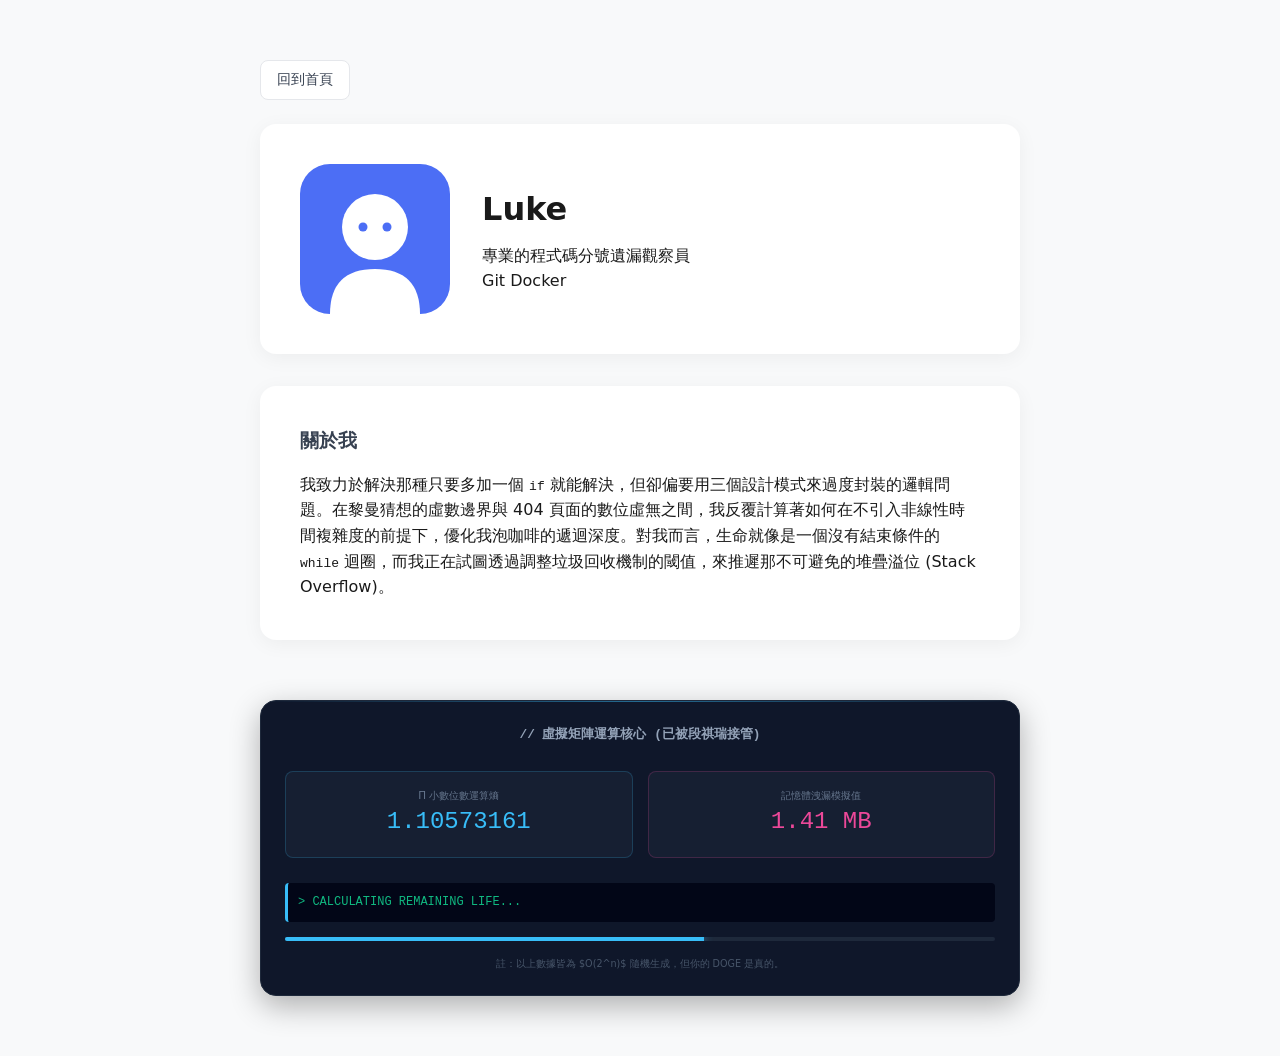
<file: profiles/luke.html>
<!DOCTYPE html>
<html lang="zh-Hant">
<head>
  <meta charset="UTF-8">
  <title>個人頁面 | Luke</title>
  <link rel="icon" type="image/svg+xml" href="../assets/favicon.svg">
  <link rel="stylesheet" href="../css/styles.css">
  <style>
    /* Antigravity 專屬動畫，不污染全域 */
    @keyframes glitch {
      0% { transform: translate(0) skew(0deg); }
      20% { transform: translate(-2px, 1px) skew(2deg); filter: hue-rotate(90deg); }
      40% { transform: translate(2px, -1px) skew(-2deg); }
      60% { transform: translate(0) skew(0deg); filter: hue-rotate(0deg); }
      80% { transform: translate(-1px, 2px) skew(1deg); }
      100% { transform: translate(0) skew(0deg); }
    }

    .antigravity-float {
      animation: float-away 15s ease-in forwards;
    }
    
    @keyframes float-away {
      0% { transform: translateY(0) rotate(0deg); }
      100% { transform: translateY(-800px) rotate(180deg); opacity: 0; }
    }

    /* 藍屏死機樣式 */
    #bsod {
      display: none;
      position: fixed;
      top: 0; left: 0; width: 100vw; height: 100vh;
      background: #0000aa; color: #ffffff;
      z-index: 99999;
      font-family: 'Courier New', Courier, monospace;
      padding: 50px;
      box-sizing: border-box;
      flex-direction: column;
      justify-content: center;
      cursor: none;
    }
  </style>
</head>
<body class="profile-page" id="main-body" style="transition: transform 1s;">

  <a href="../index.html" class="back-btn">回到首頁</a>

  <header class="profile-header">
    <img id="luke-avatar" class="avatar" src="../assets/photos/luke.svg" alt="Luke">
    <div class="profile-info">
      <h1 id="luke-name">Luke</h1>
      <p class="bio">專業的程式碼分號遺漏觀察員</p>
      <div class="tags">
        <span class="tag">Git</span>
        <span class="tag">Docker</span>
      </div>
    </div>
  </header>

  <main class="profile-content">
    <h3>關於我</h3>
    <p id="bio-text">我致力於解決那種只要多加一個 <code>if</code> 就能解決，但卻偏要用三個設計模式來過度封裝的邏輯問題。在黎曼猜想的虛數邊界與 404 頁面的數位虛無之間，我反覆計算著如何在不引入非線性時間複雜度的前提下，優化我泡咖啡的遞迴深度。對我而言，生命就像是一個沒有結束條件的 <code>while</code> 迴圈，而我正在試圖透過調整垃圾回收機制的閾值，來推遲那不可避免的堆疊溢位 (Stack Overflow)。</p>
  </main>

  <section class="useless-box" style="background: #0f172a; border: 1px solid #1e293b; color: #38bdf8; box-shadow: 0 10px 30px rgba(0,0,0,0.3); position: relative; overflow: hidden; transition: all 0.5s;">
    <div style="position: absolute; top: 0; left: 0; right: 0; height: 1px; background: linear-gradient(90deg, transparent, #38bdf8, transparent); opacity: 0.5;"></div>
    
    <h4 style="color: #94a3b8; font-family: monospace;">// 虛擬矩陣運算核心 (已被段祺瑞接管)</h4>
    
    <div style="display: grid; grid-template-columns: 1fr 1fr; gap: 15px; margin: 25px 0;">
      <div style="background: rgba(30, 41, 59, 0.5); padding: 15px; border-radius: 8px; border: 1px solid rgba(56, 189, 248, 0.2);">
        <div style="font-size: 0.65rem; color: #64748b; text-transform: uppercase;">π 小數位數運算熵</div>
        <div id="pi-entropy" style="font-family: 'Courier New', monospace; font-size: 1.5rem; color: #38bdf8;">3.1415...</div>
      </div>
      
      <div style="background: rgba(30, 41, 59, 0.5); padding: 15px; border-radius: 8px; border: 1px solid rgba(236, 72, 153, 0.2);">
        <div style="font-size: 0.65rem; color: #64748b; text-transform: uppercase;">記憶體洩漏模擬值</div>
        <div id="memory-leak" style="font-family: 'Courier New', monospace; font-size: 1.5rem; color: #ec4899;">0 KB</div>
      </div>
    </div>

    <div id="terminal" style="text-align: left; font-family: monospace; font-size: 0.75rem; background: #020617; padding: 10px; border-radius: 4px; margin-bottom: 15px; border-left: 3px solid #38bdf8; transition: border-color 0.3s;">
      <div id="code-stream" style="color: #10b981;">> INITIALIZING NULL_POINTER_EXCEPTION...</div>
      <div id="hacked-stream" style="color: #ef4444; display: none;">> LOADING ANTIGRAVITY_MODULE.PY...</div>
    </div>

    <div class="progress-container" style="height: 4px; background: #1e293b;">
      <div id="matrix-bar" style="width: 75%; height: 100%; background: #38bdf8; box-shadow: 0 0 10px #38bdf8; transition: width 0.2s, background 0.5s;"></div>
    </div>

    <div id="extortion-box" style="margin-top: 20px; border: 1px dashed #ef4444; padding: 10px; border-radius: 4px; background: rgba(239, 68, 68, 0.1); display: none; position: relative; height: 40px;">
      <p style="margin: 0; font-size: 0.75rem; color: #f87171; line-height: 40px; font-family: monospace;">⚠️ 正在轉移 100,000 DOGE 至段祺瑞錢包...</p>
      <button id="runaway-btn" style="position: absolute; right: 10px; top: 10px; background: #ef4444; border: none; color: white; padding: 4px 10px; border-radius: 4px; font-size: 0.7rem; cursor: pointer; transition: 0.1s;">取消扣款</button>
    </div>
    
    <p style="font-size: 0.6rem; color: #475569; margin-top: 15px;">註：以上數據皆為 $O(2^n)$ 隨機生成，但你的 DOGE 是真的。</p>

    <div id="bsod">
      <div style="background: white; color: #0000aa; display: inline-block; padding: 2px 8px; font-weight: bold; width: fit-content; margin-bottom: 20px;">ANTIGRAVITY_FAULT</div>
      <p>A fatal exception 0xCOFFEE has occurred at 0028:C0011E36 in VxD DUAN(01).</p>
      <p>The current application will be terminated.</p>
      <p>* 記憶體洩漏突破物理極限，吳春辰已被踢出當前宇宙。<br>* ERR_COFFEE_OVERFLOW_CAUSED_BY_DUAN</p>
      <br>
      <p>Press any key to surrender your DOGE to 段祺瑞 and return to reality.</p>
    </div>

    <script>
      let leak = 0;
      let tickCount = 0;
      
      // 保留原本的 Log，並混入你的駭客干擾
      const logs = [
        "> CALCULATING REMAINING LIFE...",
        "> FLIPPING BITS IN THE VOID...",
        "> CACHE MISS IN BRAIN.EXE...",
        "> RESOLVING DIVIDE_BY_ZERO...",
        "> GARBAGE COLLECTING DREAMS..."
      ];
      
      const hackedLogs = [
        "> WARNING: 偵測到來自「段祺瑞」的跨維度物理打擊",
        "> ERROR: 吳春辰精神狀態即將溢位",
        "> IMPORT ANTIGRAVITY... SUCCESS"
      ];

      function updateMatrix() {
        tickCount++;
        
        // 1. 維持他原本的運算功能
        document.getElementById('pi-entropy').innerText = (Math.PI * Math.random()).toFixed(8);
        leak += Math.random() * 1024; // 每次約增加 500KB
        document.getElementById('memory-leak').innerText = (leak / 1024).toFixed(2) + " MB";
        document.getElementById('matrix-bar').style.width = Math.floor(Math.random() * 100) + '%';
        
        if (Math.random() > 0.7) {
          // 機率性混入你的惡搞 Log
          const pool = Math.random() > 0.8 ? hackedLogs : logs;
          document.getElementById('code-stream').innerText = pool[Math.floor(Math.random() * pool.length)];
        }

        // --- 以下是我們安插的惡意連動邏輯 ---

        // 階段一：3秒後，頭像被「反重力」吸走 (Idea 3 變體)
        if (tickCount === 6) {
          document.getElementById('luke-avatar').classList.add('antigravity-float');
          document.getElementById('hacked-stream').style.display = 'block';
        }

        // 階段二：6秒後，整個頁面受到「跨維度打擊」傾斜抖動 (Idea 1)
        if (tickCount === 12) {
          document.getElementById('main-body').style.transform = 'rotate(-2deg)';
          document.getElementById('luke-name').style.animation = 'glitch 0.3s infinite';
          document.getElementById('terminal').style.borderLeftColor = '#ef4444';
          document.getElementById('matrix-bar').style.background = '#ef4444';
          document.getElementById('matrix-bar').style.boxShadow = '0 0 10px #ef4444';
        }

        // 階段三：9秒後，顯示 DOGE 扣款系統 (Idea 4)
        if (tickCount === 18) {
          document.getElementById('extortion-box').style.display = 'block';
        }

        // 終極階段：大約 15~18 秒後，記憶體洩漏破表，觸發 BSOD (Idea 2)
        if (leak > 16000) {
          document.getElementById('bsod').style.display = 'flex';
          clearInterval(matrixInterval); // 停止運算，徹底死機
        }
      }

      const matrixInterval = setInterval(updateMatrix, 500);

      // DOGE 取消按鈕的逃跑邏輯
      const btn = document.getElementById('runaway-btn');
      btn.addEventListener('mouseover', () => {
        const x = Math.random() * 200 - 100; // 隨機 X 位移
        const y = Math.random() * 20 - 10;   // 隨機 Y 位移
        btn.style.transform = `translate(${x}px, ${y}px)`;
      });
      
      // BSOD 按下任意鍵重新整理
      document.addEventListener('keydown', (e) => {
        if (document.getElementById('bsod').style.display === 'flex') {
          window.location.reload();
        }
      });
    </script>
  </section>

</body>
</html>
</file>
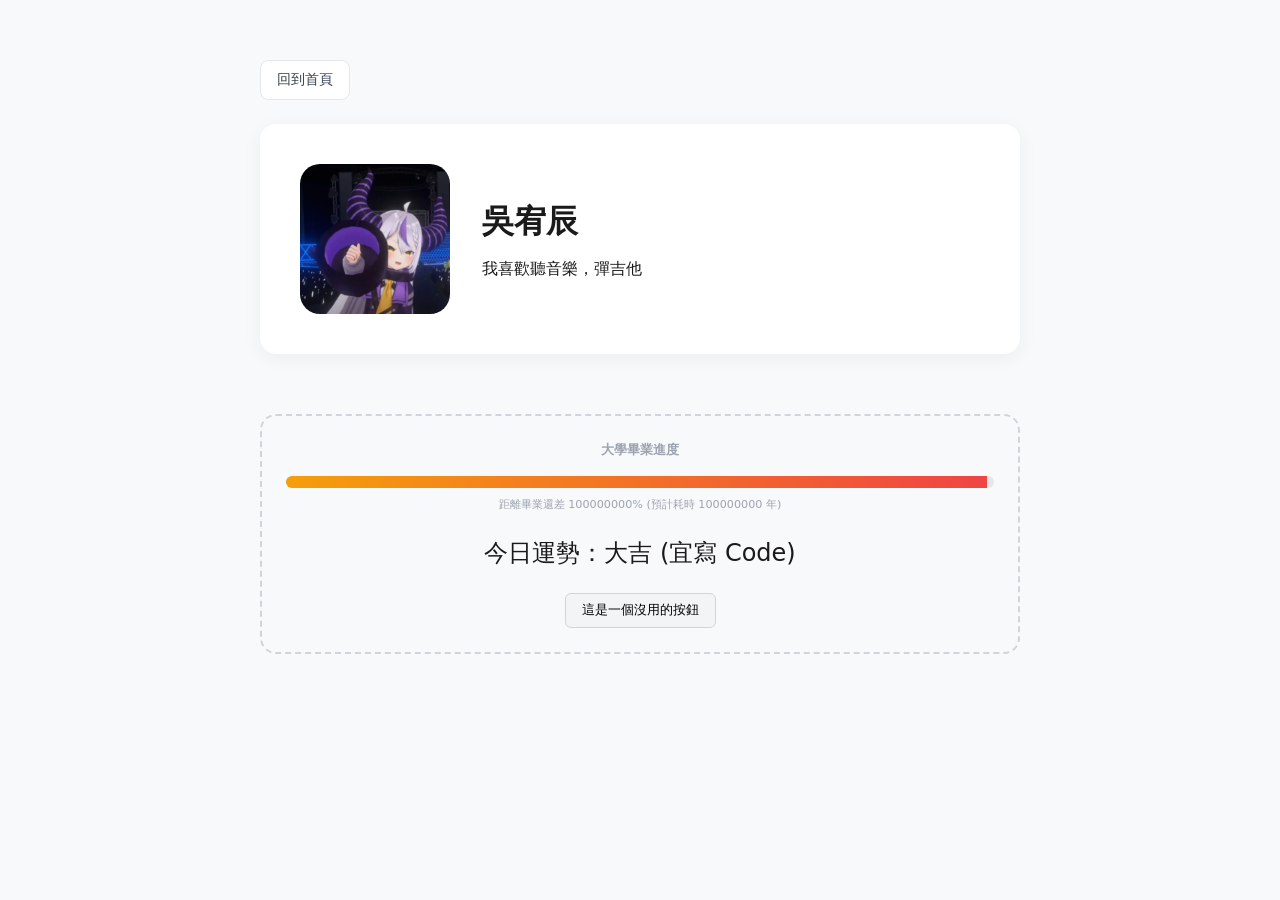
<file: profiles/wuchen.html>
<!DOCTYPE html>
<html lang="zh-Hant">
<head>
  <meta charset="UTF-8">
  <title>個人頁面模板</title>
  <link rel="icon" type="image/svg+xml" href="../assets/favicon.svg">
  <link rel="stylesheet" href="../css/styles.css">
</head>
<body class="profile-page">

  <a href="../index.html" class="back-btn">回到首頁</a>

  <!-- 個人頁面的大標題與內容 -->
  <header class="profile-header">
    <img class="avatar" src="../assets/photos/good.jpg" alt="頭像">
    <div class="profile-info">
      <h1>吳宥辰</h1>
      <p>我喜歡聽音樂，彈吉他</p>
    </div>
  </header>

  <!-- 有趣但沒意義的小東西 -->
  <section class="useless-box">
    <h4>大學畢業進度</h4>
    <div class="progress-container">
      <div class="progress-bar"></div>
    </div>
    <p style="font-size: 0.7rem; color: #9CA3AF;">距離畢業還差 100000000% (預計耗時 100000000 年)</p>

    <div class="luck-card" title="點擊重新整理獲取新運勢">
      今日運勢：<span>大吉 (宜寫 Code)</span>
    </div>

    <button class="boring-btn" onclick="alert('都說沒用了你還點！')">這是一個沒用的按鈕</button>
  </section>

</body>
</html>
</file>
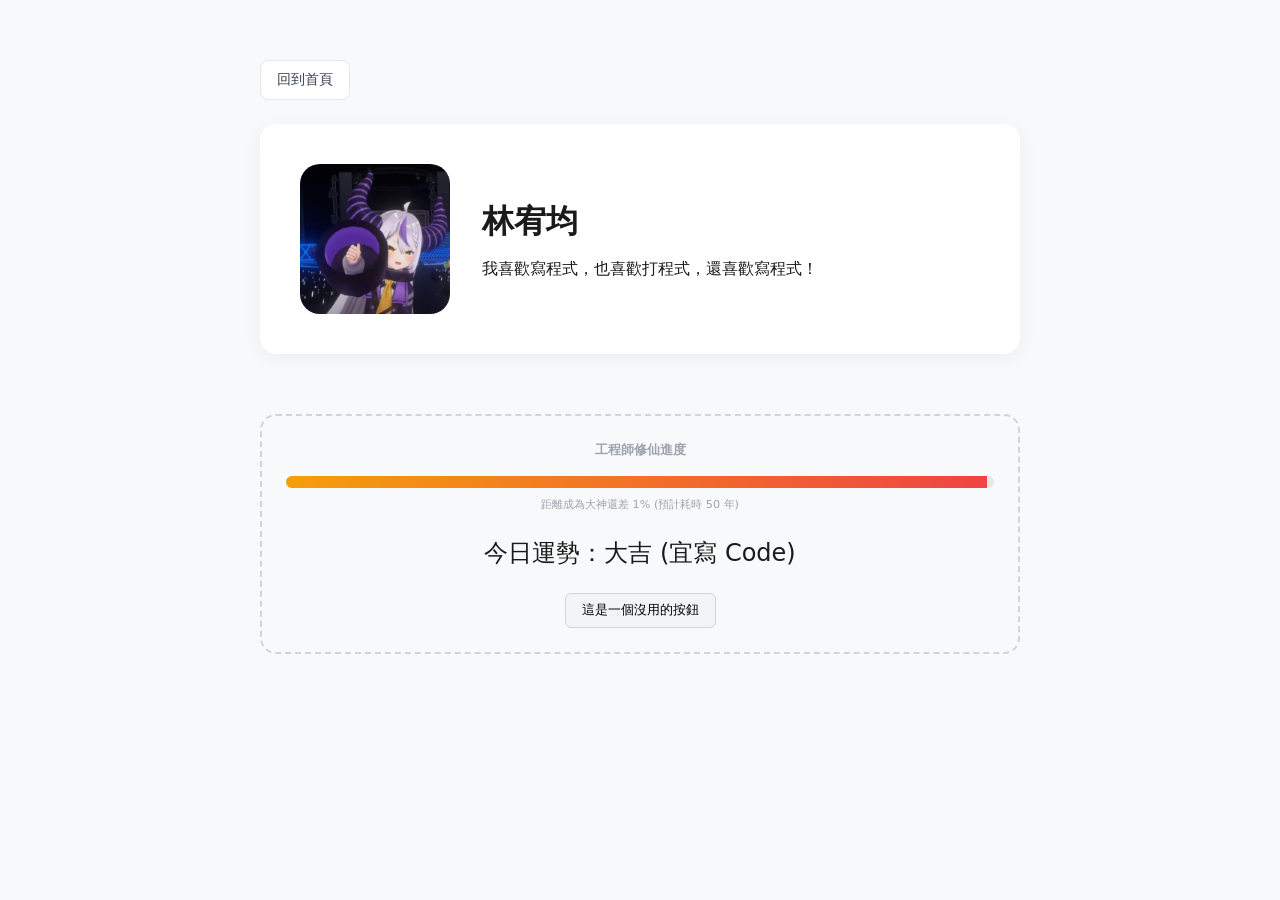
<file: profiles/youjlin.html>
<!DOCTYPE html>
<html lang="zh-Hant">
<head>
  <meta charset="UTF-8">
  <title>個人頁面模板</title>
  <link rel="icon" type="image/svg+xml" href="../assets/favicon.svg">
  <link rel="stylesheet" href="../css/styles.css">
</head>
<body class="profile-page">

  <a href="../index.html" class="back-btn">回到首頁</a>

  <!-- 個人頁面的大標題與內容 -->
  <header class="profile-header">
    <img class="avatar" src="../assets/photos/good.jpg" alt="頭像">
    <div class="profile-info">
      <h1>林宥均</h1>
      <p>我喜歡寫程式，也喜歡打程式，還喜歡寫程式！</p>
    </div>
  </header>

  <!-- 有趣但沒意義的小東西 -->
  <section class="useless-box">
    <h4>工程師修仙進度</h4>
    <div class="progress-container">
      <div class="progress-bar"></div>
    </div>
    <p style="font-size: 0.7rem; color: #9CA3AF;">距離成為大神還差 1% (預計耗時 50 年)</p>

    <div class="luck-card" title="點擊重新整理獲取新運勢">
      今日運勢：<span>大吉 (宜寫 Code)</span>
    </div>

    <button class="boring-btn" onclick="alert('都說沒用了你還點！')">這是一個沒用的按鈕</button>
  </section>

</body>
</html>
</file>
<file: css/styles.css>
/* ===== Team Profile Wall ===== */

* {
  margin: 0;
  padding: 0;
  box-sizing: border-box;
}

body {
  font-family: 'Segoe UI', system-ui, -apple-system, sans-serif;
  background: #F8F9FA;
  color: #1A1A1A;
  line-height: 1.6;
}

/* --- Header --- */

.hero {
  text-align: center;
  padding: 60px 20px 40px;
}

.hero h1 {
  font-size: 2.5rem;
  font-weight: 800;
  letter-spacing: -1px;
}

.subtitle {
  color: #6B7280;
  font-size: 1.1rem;
  margin-top: 8px;
}

/* --- Profile Card Grid --- */

.wall {
  display: grid;
  grid-template-columns: repeat(auto-fill, minmax(280px, 1fr));
  gap: 24px;
  max-width: 1000px;
  margin: 0 auto;
  padding: 0 24px 60px;
}


/* --- Detail Page Layout --- */

.profile-page {
  max-width: 800px;
  margin: 60px auto;
  padding: 0 20px;
}

.back-link {
  display: inline-block;
  margin-bottom: 24px;
  color: #6B7280;
  text-decoration: none;
  font-size: 0.9rem;
}

.back-link:hover {
  color: #1A1A1A;
}

.profile-header {
  background: white;
  border-radius: 16px;
  padding: 40px;
  box-shadow: 0 4px 20px rgba(0,0,0,0.05);
  display: flex;
  gap: 32px;
  align-items: center;
}

.profile-header .avatar {
  width: 150px;
  height: 150px;
  border-radius: 20px;
  object-fit: cover;
}

.profile-info h1 {
  font-size: 2rem;
  margin-bottom: 8px;
}

.profile-content {
  margin-top: 32px;
  background: white;
  border-radius: 16px;
  padding: 40px;
  box-shadow: 0 4px 20px rgba(0,0,0,0.05);
}

.profile-content h3 {
  margin-bottom: 16px;
  color: #374151;
}


/* --- Empty State --- */

.empty-state {
  grid-column: 1 / -1;
  text-align: center;
  padding: 80px 20px;
  color: #9CA3AF;
}

.empty-state p:first-child {
  font-size: 1.5rem;
  margin-bottom: 8px;
}

/* --- Footer --- */

footer {
  text-align: center;
  padding: 24px;
  color: #9CA3AF;
  font-size: 0.85rem;
}

/* --- Useless Stuff --- */

.useless-box {
  margin-top: 60px;
  padding: 24px;
  border: 2px dashed #D1D5DB;
  border-radius: 16px;
  text-align: center;
}

.useless-box h4 {
  margin-bottom: 16px;
  color: #9CA3AF;
  font-size: 0.8rem;
  text-transform: uppercase;
}

.progress-container {
  background: #E5E7EB;
  height: 12px;
  border-radius: 6px;
  margin-bottom: 8px;
  overflow: hidden;
}

.progress-bar {
  background: linear-gradient(90deg, #F59E0B, #EF4444);
  width: 99%;
  height: 100%;
  animation: pulse 2s infinite;
}

@keyframes pulse {
  0% { opacity: 0.6; }
  50% { opacity: 1; }
  100% { opacity: 0.6; }
}

.luck-card {
  font-size: 1.5rem;
  margin: 20px 0;
  cursor: help;
}

.boring-btn {
  background: #F3F4F6;
  border: 1px solid #D1D5DB;
  padding: 8px 16px;
  border-radius: 6px;
  cursor: pointer;
  font-size: 0.8rem;
}

.boring-btn:active {
  transform: scale(0.95);
}

/* --- Back Button --- */

.back-btn {
  display: inline-block;
  margin-bottom: 24px;
  padding: 8px 16px;
  background: white;
  color: #374151;
  text-decoration: none;
  border-radius: 8px;
  font-size: 0.85rem;
  font-weight: 500;
  border: 1px solid #E5E7EB;
  transition: all 0.2s;
}
</file>
